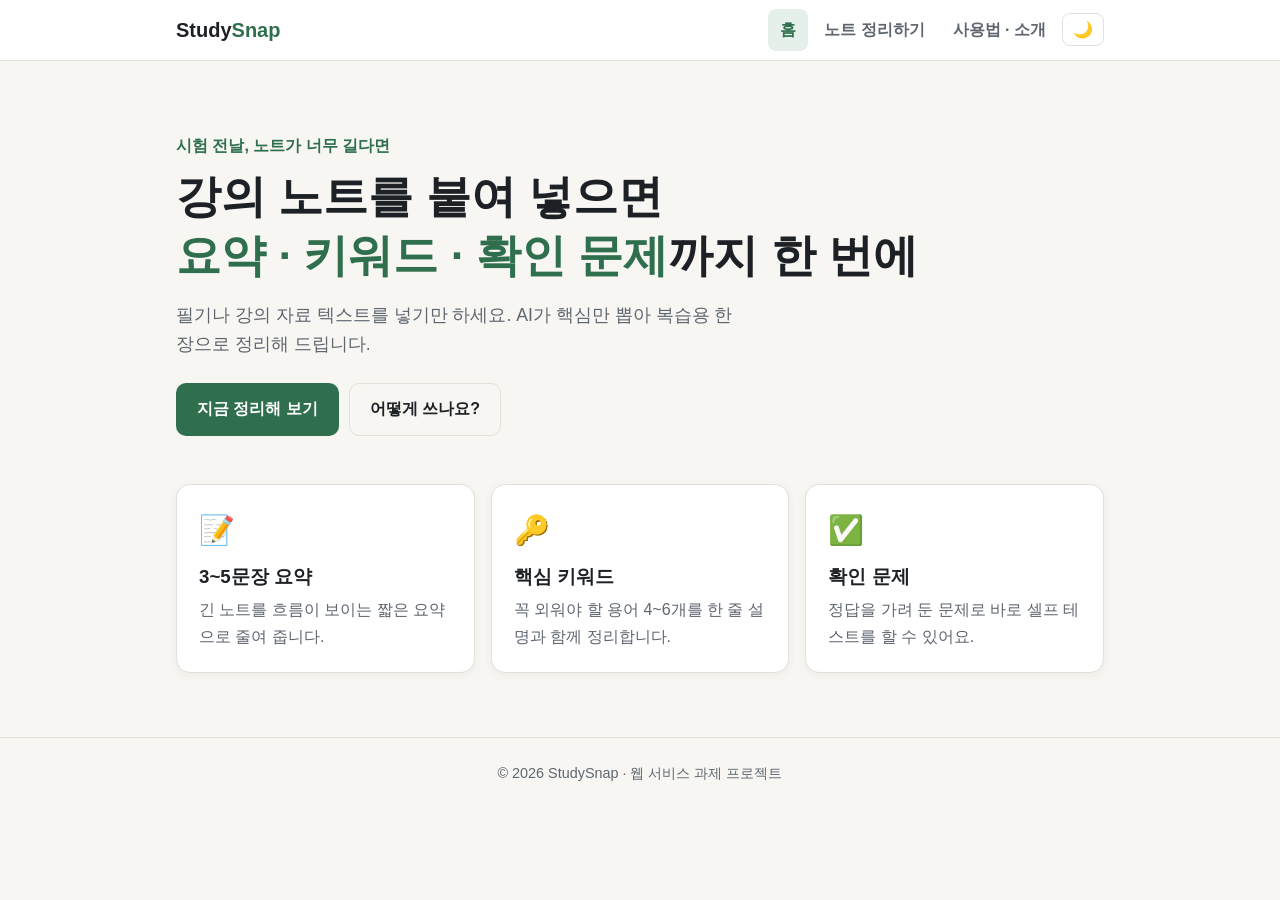
<file: studysnap/index.html>
<!DOCTYPE html>
<html lang="ko">
<head>
  <meta charset="UTF-8">
  <meta name="viewport" content="width=device-width, initial-scale=1.0">
  <title>StudySnap · 강의 노트 한 장 정리</title>
  <meta name="description" content="강의 노트를 붙여 넣으면 AI가 요약, 핵심 키워드, 확인 문제를 만들어 주는 복습 도우미">
  <link rel="stylesheet" href="css/style.css">
</head>
<body>
  <header class="site-header">
    <div class="container header-inner">
      <a href="index.html" class="logo">Study<span>Snap</span></a>
      <button class="menu-toggle" aria-label="메뉴 열기" aria-expanded="false">☰</button>
      <nav class="nav">
        <a href="index.html" class="active">홈</a>
        <a href="study.html">노트 정리하기</a>
        <a href="about.html">사용법 · 소개</a>
        <button class="theme-toggle" aria-label="다크 모드 전환">🌙</button>
      </nav>
    </div>
  </header>

  <main>
    <section class="hero">
      <div class="container">
        <p class="eyebrow">시험 전날, 노트가 너무 길다면</p>
        <h1>강의 노트를 붙여 넣으면<br><em>요약 · 키워드 · 확인 문제</em>까지 한 번에</h1>
        <p class="lead">필기나 강의 자료 텍스트를 넣기만 하세요. AI가 핵심만 뽑아 복습용 한 장으로 정리해 드립니다.</p>
        <div class="hero-actions">
          <a href="study.html" class="btn btn-primary">지금 정리해 보기</a>
          <a href="about.html" class="btn btn-ghost">어떻게 쓰나요?</a>
        </div>
      </div>
    </section>

    <section class="container features">
      <article class="card">
        <div class="card-icon">📝</div>
        <h3>3~5문장 요약</h3>
        <p>긴 노트를 흐름이 보이는 짧은 요약으로 줄여 줍니다.</p>
      </article>
      <article class="card">
        <div class="card-icon">🔑</div>
        <h3>핵심 키워드</h3>
        <p>꼭 외워야 할 용어 4~6개를 한 줄 설명과 함께 정리합니다.</p>
      </article>
      <article class="card">
        <div class="card-icon">✅</div>
        <h3>확인 문제</h3>
        <p>정답을 가려 둔 문제로 바로 셀프 테스트를 할 수 있어요.</p>
      </article>
    </section>
  </main>

  <footer class="site-footer">
    <div class="container">© 2026 StudySnap · 웹 서비스 과제 프로젝트</div>
  </footer>
  <script src="js/main.js"></script>
</body>
</html>
</file>
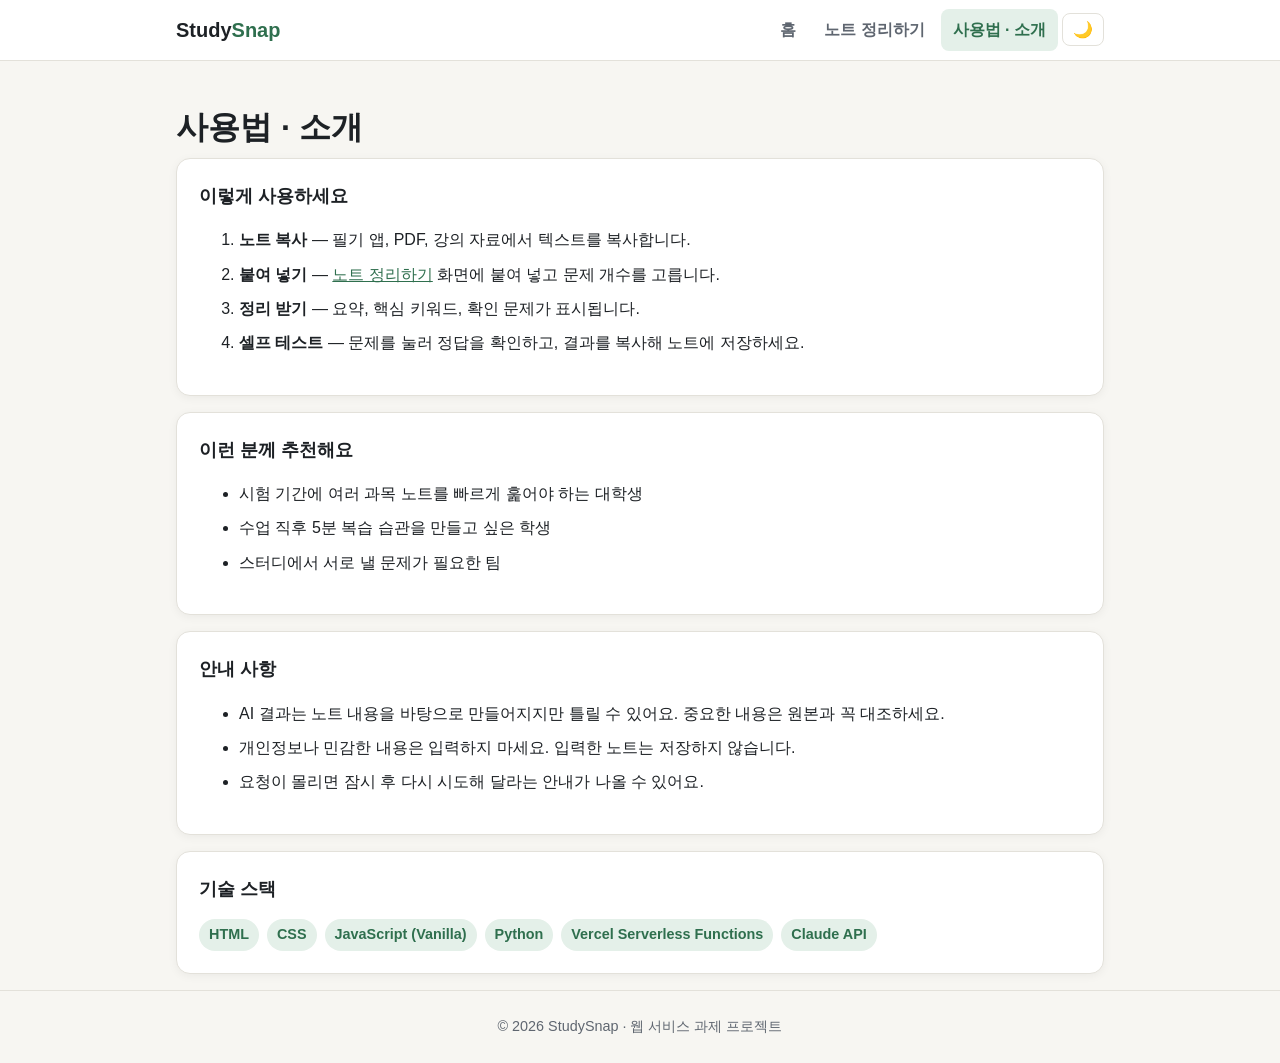
<file: studysnap/about.html>
<!DOCTYPE html>
<html lang="ko">
<head>
  <meta charset="UTF-8">
  <meta name="viewport" content="width=device-width, initial-scale=1.0">
  <title>사용법 · 소개 · StudySnap</title>
  <link rel="stylesheet" href="css/style.css">
</head>
<body>
  <header class="site-header">
    <div class="container header-inner">
      <a href="index.html" class="logo">Study<span>Snap</span></a>
      <button class="menu-toggle" aria-label="메뉴 열기" aria-expanded="false">☰</button>
      <nav class="nav">
        <a href="index.html">홈</a>
        <a href="study.html">노트 정리하기</a>
        <a href="about.html" class="active">사용법 · 소개</a>
        <button class="theme-toggle" aria-label="다크 모드 전환">🌙</button>
      </nav>
    </div>
  </header>

  <main class="container about">
    <h1 class="page-title">사용법 · 소개</h1>

    <section class="panel">
      <h2>이렇게 사용하세요</h2>
      <ol class="steps">
        <li><strong>노트 복사</strong> — 필기 앱, PDF, 강의 자료에서 텍스트를 복사합니다.</li>
        <li><strong>붙여 넣기</strong> — <a href="study.html">노트 정리하기</a> 화면에 붙여 넣고 문제 개수를 고릅니다.</li>
        <li><strong>정리 받기</strong> — 요약, 핵심 키워드, 확인 문제가 표시됩니다.</li>
        <li><strong>셀프 테스트</strong> — 문제를 눌러 정답을 확인하고, 결과를 복사해 노트에 저장하세요.</li>
      </ol>
    </section>

    <section class="panel">
      <h2>이런 분께 추천해요</h2>
      <ul class="bullets">
        <li>시험 기간에 여러 과목 노트를 빠르게 훑어야 하는 대학생</li>
        <li>수업 직후 5분 복습 습관을 만들고 싶은 학생</li>
        <li>스터디에서 서로 낼 문제가 필요한 팀</li>
      </ul>
    </section>

    <section class="panel">
      <h2>안내 사항</h2>
      <ul class="bullets">
        <li>AI 결과는 노트 내용을 바탕으로 만들어지지만 틀릴 수 있어요. 중요한 내용은 원본과 꼭 대조하세요.</li>
        <li>개인정보나 민감한 내용은 입력하지 마세요. 입력한 노트는 저장하지 않습니다.</li>
        <li>요청이 몰리면 잠시 후 다시 시도해 달라는 안내가 나올 수 있어요.</li>
      </ul>
    </section>

    <section class="panel">
      <h2>기술 스택</h2>
      <div class="tags">
        <span>HTML</span><span>CSS</span><span>JavaScript (Vanilla)</span>
        <span>Python</span><span>Vercel Serverless Functions</span><span>Claude API</span>
      </div>
    </section>
  </main>

  <footer class="site-footer">
    <div class="container">© 2026 StudySnap · 웹 서비스 과제 프로젝트</div>
  </footer>
  <script src="js/main.js"></script>
</body>
</html>
</file>
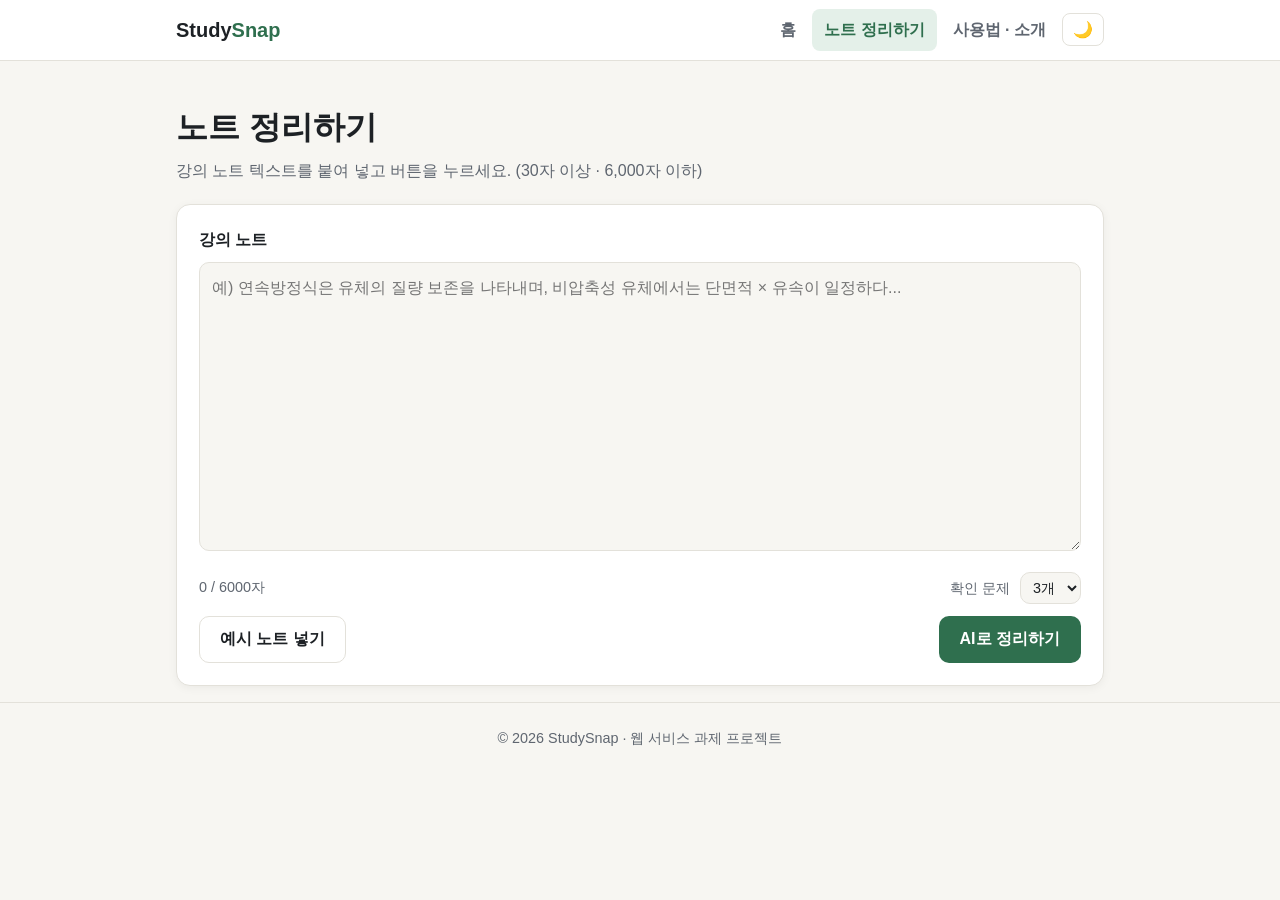
<file: studysnap/study.html>
<!DOCTYPE html>
<html lang="ko">
<head>
  <meta charset="UTF-8">
  <meta name="viewport" content="width=device-width, initial-scale=1.0">
  <title>노트 정리하기 · StudySnap</title>
  <link rel="stylesheet" href="css/style.css">
</head>
<body>
  <header class="site-header">
    <div class="container header-inner">
      <a href="index.html" class="logo">Study<span>Snap</span></a>
      <button class="menu-toggle" aria-label="메뉴 열기" aria-expanded="false">☰</button>
      <nav class="nav">
        <a href="index.html">홈</a>
        <a href="study.html" class="active">노트 정리하기</a>
        <a href="about.html">사용법 · 소개</a>
        <button class="theme-toggle" aria-label="다크 모드 전환">🌙</button>
      </nav>
    </div>
  </header>

  <main class="container study">
    <h1 class="page-title">노트 정리하기</h1>
    <p class="page-desc">강의 노트 텍스트를 붙여 넣고 버튼을 누르세요. (30자 이상 · 6,000자 이하)</p>

    <form id="study-form" class="panel" novalidate>
      <label for="note" class="label">강의 노트</label>
      <textarea id="note" rows="10" placeholder="예) 연속방정식은 유체의 질량 보존을 나타내며, 비압축성 유체에서는 단면적 × 유속이 일정하다..."></textarea>
      <div class="form-row">
        <span id="char-count" class="hint">0 / 6000자</span>
        <label class="hint">확인 문제
          <select id="quiz-count">
            <option value="2">2개</option>
            <option value="3" selected>3개</option>
            <option value="5">5개</option>
          </select>
        </label>
      </div>
      <div class="form-row">
        <button type="button" id="sample-btn" class="btn btn-ghost">예시 노트 넣기</button>
        <button type="submit" id="submit-btn" class="btn btn-primary">AI로 정리하기</button>
      </div>
    </form>

    <!-- 상태 메시지: 빈 입력 / API 오류 / 지연·타임아웃 안내 -->
    <div id="status" class="status" role="status" aria-live="polite" hidden></div>

    <section id="result" class="result" hidden>
      <div class="panel">
        <h2>📝 요약</h2>
        <p id="summary"></p>
      </div>
      <div class="panel">
        <h2>🔑 핵심 키워드</h2>
        <ul id="keywords" class="keywords"></ul>
      </div>
      <div class="panel">
        <h2>✅ 확인 문제 <small class="hint">(문제를 누르면 정답이 보여요)</small></h2>
        <ol id="quiz" class="quiz"></ol>
      </div>
      <button type="button" id="copy-btn" class="btn btn-ghost">결과 복사하기</button>
    </section>
  </main>

  <footer class="site-footer">
    <div class="container">© 2026 StudySnap · 웹 서비스 과제 프로젝트</div>
  </footer>
  <script src="js/main.js"></script>
  <script src="js/study.js"></script>
</body>
</html>
</file>
<file: studysnap/css/style.css>
/* ========== 색상 토큰 (라이트 / 다크) ========== */
:root {
  --bg: #f7f6f2;
  --surface: #ffffff;
  --text: #1d2125;
  --muted: #5f6670;
  --line: #e3e1da;
  --accent: #2f6f4e;
  --accent-soft: #e4f0e9;
  --danger: #b3261e;
  --danger-soft: #fbe9e7;
  --warn-soft: #fff4d6;
  --radius: 14px;
  --shadow: 0 2px 10px rgba(0, 0, 0, .05);
}
:root[data-theme="dark"] {
  --bg: #15181b;
  --surface: #1f2327;
  --text: #ecebe6;
  --muted: #a3a9b1;
  --line: #33393f;
  --accent: #7cc39b;
  --accent-soft: #23352b;
  --danger: #ff8a80;
  --danger-soft: #3a2220;
  --warn-soft: #3a3320;
  --shadow: none;
}

* { box-sizing: border-box; }
body {
  margin: 0;
  font-family: "Pretendard", -apple-system, BlinkMacSystemFont, "Apple SD Gothic Neo", "Noto Sans KR", sans-serif;
  background: var(--bg);
  color: var(--text);
  line-height: 1.65;
  transition: background .2s, color .2s;
}
a { color: var(--accent); }
.container { width: 100%; max-width: 960px; margin: 0 auto; padding: 0 16px; }

/* ========== 헤더 / 네비게이션 ========== */
.site-header {
  position: sticky; top: 0; z-index: 10;
  background: var(--surface);
  border-bottom: 1px solid var(--line);
}
.header-inner { display: flex; align-items: center; justify-content: space-between; height: 60px; }
.logo { font-weight: 800; font-size: 1.25rem; text-decoration: none; color: var(--text); }
.logo span { color: var(--accent); }
.nav { display: flex; align-items: center; gap: 4px; }
.nav a {
  padding: 8px 12px; border-radius: 8px;
  text-decoration: none; color: var(--muted); font-weight: 600;
}
.nav a:hover { background: var(--accent-soft); color: var(--accent); }
.nav a.active { color: var(--accent); background: var(--accent-soft); }
.theme-toggle, .menu-toggle {
  border: 1px solid var(--line); background: var(--surface); color: var(--text);
  border-radius: 8px; padding: 6px 10px; cursor: pointer; font-size: 1rem;
}
.menu-toggle { display: none; }

/* ========== 버튼 ========== */
.btn {
  display: inline-block; padding: 12px 20px; border-radius: 10px;
  font-weight: 700; font-size: 1rem; text-decoration: none; cursor: pointer;
  border: 1px solid transparent; transition: transform .1s, opacity .2s;
}
.btn:active { transform: scale(.97); }
.btn:disabled { opacity: .55; cursor: not-allowed; }
.btn-primary { background: var(--accent); color: #fff; }
:root[data-theme="dark"] .btn-primary { color: #10261a; }
.btn-ghost { background: transparent; color: var(--text); border-color: var(--line); }

/* ========== 홈 ========== */
.hero { padding: 72px 0 48px; }
.eyebrow { color: var(--accent); font-weight: 700; margin: 0 0 8px; }
.hero h1 { font-size: clamp(1.8rem, 4.5vw, 2.8rem); line-height: 1.3; margin: 0 0 16px; }
.hero h1 em { font-style: normal; color: var(--accent); }
.lead { color: var(--muted); font-size: 1.1rem; max-width: 560px; }
.hero-actions { display: flex; gap: 10px; flex-wrap: wrap; margin-top: 24px; }
.features { display: grid; grid-template-columns: repeat(3, 1fr); gap: 16px; padding-bottom: 64px; }
.card, .panel {
  background: var(--surface); border: 1px solid var(--line);
  border-radius: var(--radius); padding: 22px; box-shadow: var(--shadow);
}
.card-icon { font-size: 1.8rem; }
.card h3 { margin: 8px 0 4px; }
.card p { margin: 0; color: var(--muted); }

/* ========== 공통 페이지 ========== */
.page-title { margin: 40px 0 4px; }
.page-desc { color: var(--muted); margin: 0 0 20px; }
.panel { margin-bottom: 16px; }
.panel h2 { margin-top: 0; font-size: 1.15rem; }
.hint { color: var(--muted); font-size: .9rem; }

/* ========== 노트 정리 ========== */
.label { display: block; font-weight: 700; margin-bottom: 8px; }
textarea, select {
  width: 100%; font: inherit; color: var(--text); background: var(--bg);
  border: 1px solid var(--line); border-radius: 10px; padding: 12px;
}
select { width: auto; padding: 6px 8px; margin-left: 6px; }
textarea:focus, select:focus { outline: 2px solid var(--accent); outline-offset: 1px; }
textarea.invalid { border-color: var(--danger); }
.form-row { display: flex; justify-content: space-between; align-items: center; gap: 10px; margin-top: 12px; flex-wrap: wrap; }

.status { border-radius: 10px; padding: 14px 16px; margin-bottom: 16px; font-weight: 600; }
.status.loading { background: var(--accent-soft); }
.status.slow { background: var(--warn-soft); }
.status.error { background: var(--danger-soft); color: var(--danger); }
.spinner {
  display: inline-block; width: 14px; height: 14px; margin-right: 8px; vertical-align: -2px;
  border: 2px solid var(--accent); border-top-color: transparent; border-radius: 50%;
  animation: spin .8s linear infinite;
}
@keyframes spin { to { transform: rotate(360deg); } }

.result { animation: fadeUp .35s ease; padding-bottom: 48px; }
@keyframes fadeUp { from { opacity: 0; transform: translateY(8px); } to { opacity: 1; transform: none; } }
.keywords { list-style: none; padding: 0; margin: 0; display: grid; grid-template-columns: repeat(2, 1fr); gap: 10px; }
.keywords li { background: var(--accent-soft); border-radius: 10px; padding: 10px 12px; }
.keywords strong { display: block; color: var(--accent); }
.quiz { padding-left: 20px; margin: 0; }
.quiz li { margin-bottom: 12px; }
.quiz details summary { cursor: pointer; font-weight: 600; }
.quiz details p { margin: 6px 0 0; color: var(--muted); }

/* ========== 소개 ========== */
.steps li, .bullets li { margin-bottom: 8px; }
.tags { display: flex; flex-wrap: wrap; gap: 8px; }
.tags span { background: var(--accent-soft); color: var(--accent); padding: 4px 10px; border-radius: 999px; font-size: .9rem; font-weight: 600; }

.site-footer { border-top: 1px solid var(--line); padding: 24px 0; color: var(--muted); font-size: .9rem; text-align: center; }

/* ========== 반응형: 태블릿 ========== */
@media (max-width: 900px) {
  .features { grid-template-columns: 1fr 1fr; }
}
/* ========== 반응형: 모바일 ========== */
@media (max-width: 640px) {
  .menu-toggle { display: block; }
  .nav {
    display: none; position: absolute; top: 60px; left: 0; right: 0;
    flex-direction: column; align-items: stretch;
    background: var(--surface); border-bottom: 1px solid var(--line); padding: 8px 16px 16px;
  }
  .nav.open { display: flex; }
  .nav a { padding: 12px; }
  .theme-toggle { align-self: flex-start; margin-top: 6px; }
  .hero { padding: 48px 0 32px; }
  .features, .keywords { grid-template-columns: 1fr; }
  .form-row .btn { flex: 1; }
}
</file>
